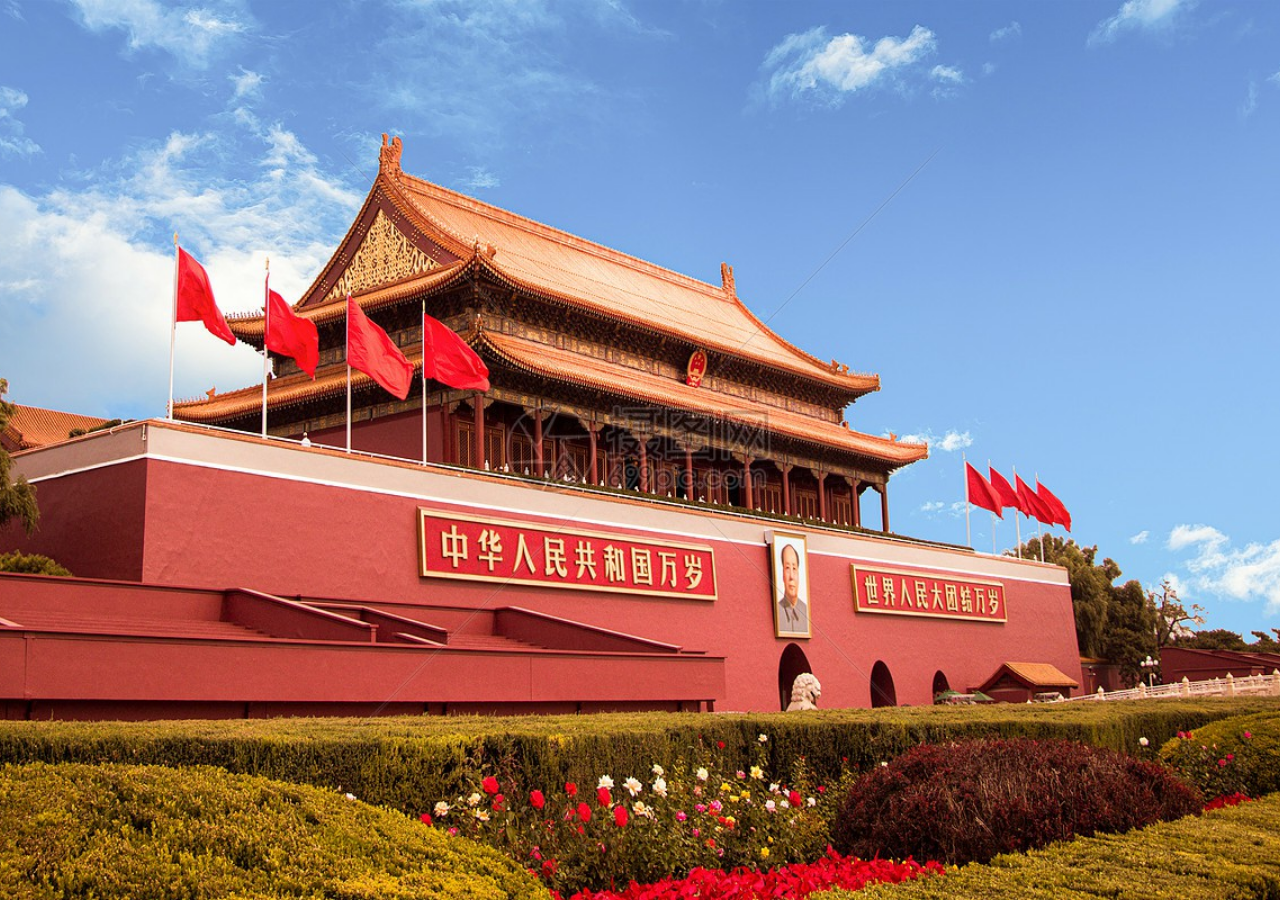
<file: html/login.html>
<!DOCTYPE html>
<html lang="en" dir="ltr">

<head>
    <meta charset="UTF-8">
    <meta name="viewport" content="width=device-width, initial-scale=1.0">
    <title>登录</title>
    <link rel="stylesheet" href="../css/login.css">
    <script src="../js/login/index.js"></script>
</head>

<body>
    <section>
        <div class="box">

            <div class="form">
                <img src="../images/_user.jpg" class="user" alt="">
                <h2>欢迎登录</h2>
                <form class="" action="index.html" method="get" >
                    <div class="inputBx input">
                        <input autocomplete="off" type="text" name="username" placeholder="账号" id="username" oninput="validation()" required autofocus>
                        <img src="../images/user.png" alt="">
                        <span class="action1"></span>
                        <span class="action2"></span>
                    </div>
                    <div class="inputBx input">
                        <input autocomplete="off" type="password" name="password" id="password" placeholder="密码" oninput="validation()" required>
                        <img src="../images/lock.png" alt="">
                        <span class="action1"></span>
                        <span class="action2"></span>
                    </div>
                    <div class="inputBx">
                        <input type="submit" name="submit" value="登录" id="submit" disabled>
                    </div>
                </form>
                <p><a href="./register.html">创建一个新账号</a></p>
            </div>

        </div>
    </section>

</body>

</html>
</file>
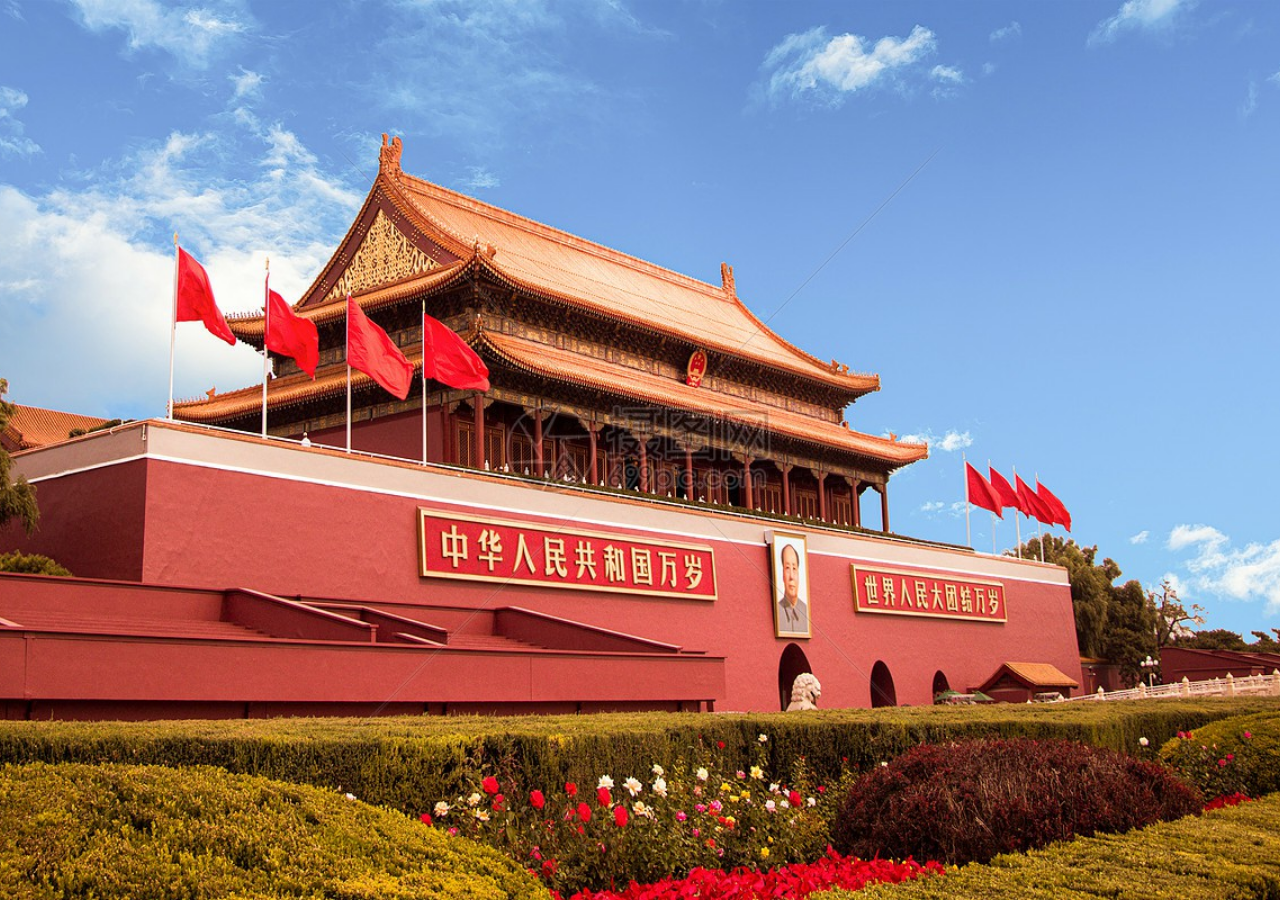
<file: html/personalCenter.html>
<!DOCTYPE html>
<html lang="en">

<head>
    <meta charset="UTF-8">
    <meta name="viewport" content="width=device-width, initial-scale=1.0">
    <title>个人中心</title>
    <link rel="stylesheet" type="text/css" href="../css/reset.css">
    <link rel="stylesheet" type="text/css" href="../css/main.css">
    <link rel="stylesheet" type="text/css" href="../css/pagination.css">
    <link rel="stylesheet" type="text/css" href="../css/main-phone.css">
    <link rel="stylesheet" type="text/css" href="../css/main-phone-personal.css">

    <script src="../js/personal_center/index.js"></script>
</head>

<body>
    <script type="module">
        import base from '../js/templates/base.js'
        import list from '../js/ranks/index_dom.js'
        import view_dom_main from '../js/personal_center/view_dom_main.js'

        document.querySelector("body").innerHTML = base(view_dom_main)

        async function loadScript(url) {
            return new Promise((resolve, reject) => {
                const script = document.createElement('script');
                script.src = url;
                script.type = "module"
                script.onload = resolve;
                script.onerror = reject;
                document.head.appendChild(script);
            });
        }

        await loadScript('../js/utils/pagination.js');
        await loadScript('../js/personal_center/resetList.js');
    </script>
</body>

</html>
</file>
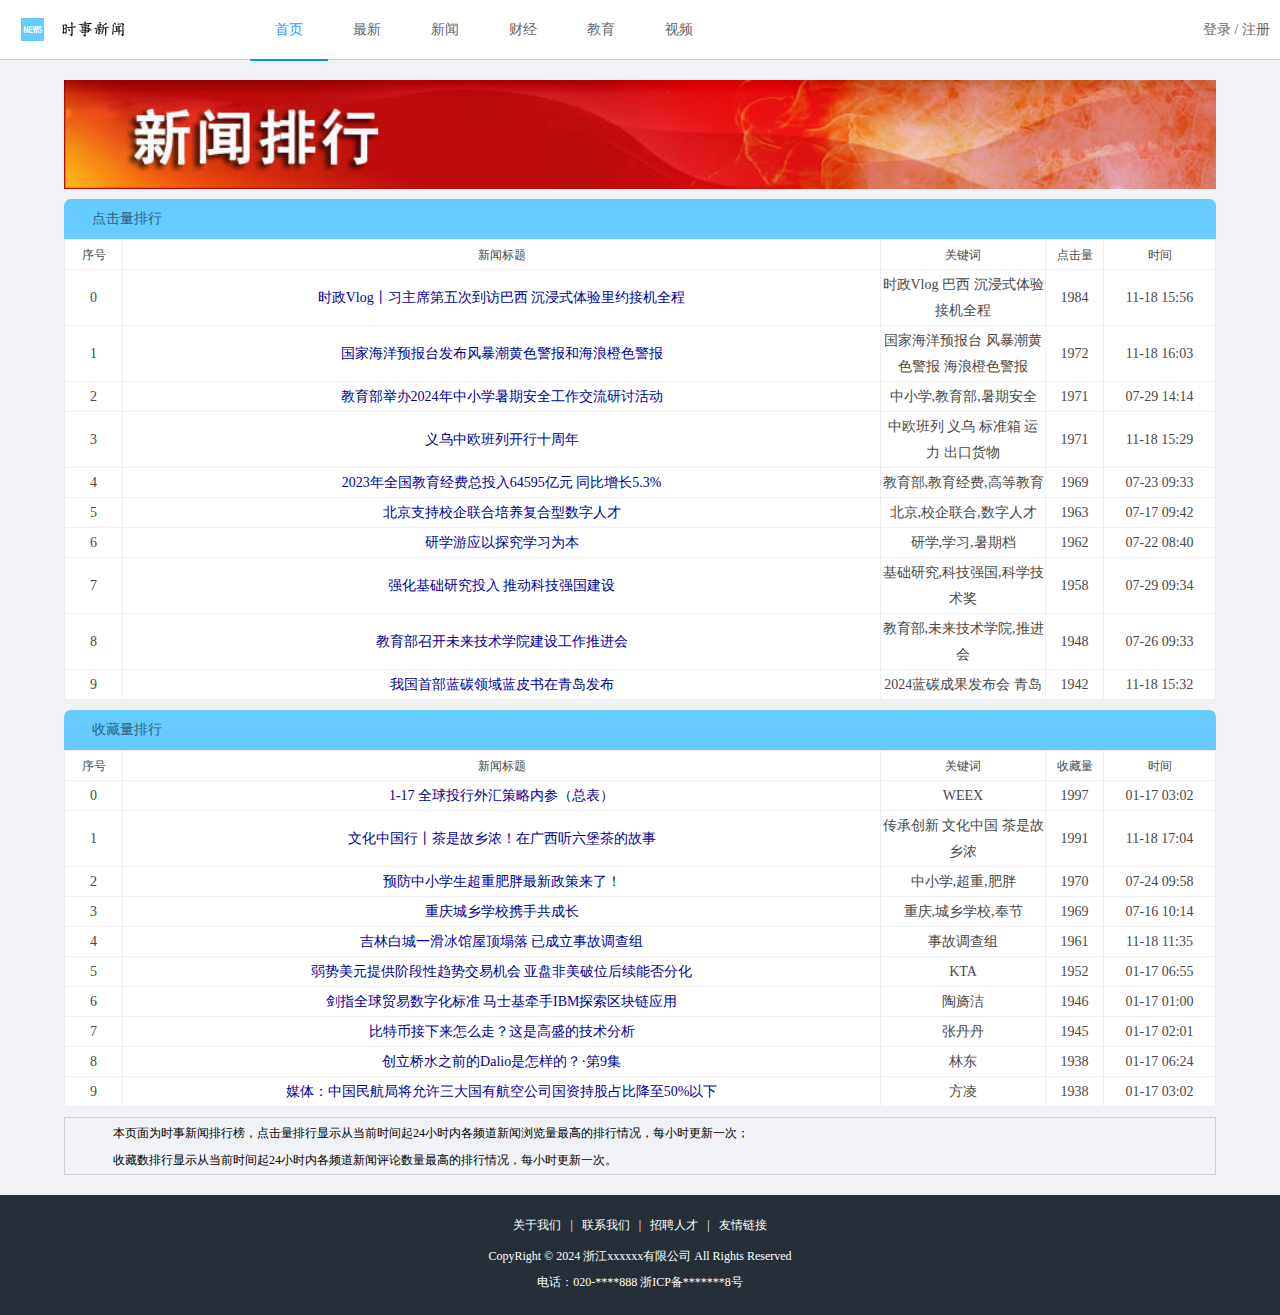
<file: html/ranks.html>
<!DOCTYPE html>
<html lang="en">

<head>
    <meta charset="UTF-8">
    <meta name="viewport" content="width=device-width, initial-scale=1.0">
    <link rel="stylesheet" type="text/css" href="../css/reset.css">
    <link rel="stylesheet" type="text/css" href="../css/main.css">
    <link rel="stylesheet" type="text/css" href="../css/main-phone.css">

    <title>热门新闻排行榜</title>
    <link rel="stylesheet" href="../css/ranks.css">
</head>

<body>
    <div class="conter_con">
        <img src="../images/ranks.jpg" width="100%" alt="">
        <div class="loopblk">
            <div class="title">
                <h2>点击量排行</h2>
            </div>
            <div class="Cons" id="Con11" style="display: block;">
                <table cellspacing="0">
                    <tbody>
                        <tr>
                            <th width="55">序号</th>
                            <th>新闻标题</th>
                            <th width="162">关键词</th>
                            <th width="55">点击量</th>
                            <th width="109">时间</th>
                        </tr>
                        <tr>
                            <td>1</td>
                            <td class="ConsTi"><a href="https://news.sina.com.cn/o/2024-11-19/doc-incwpyit2847808.shtml"
                                    target="_blank">酒店偷拍黑产调查：毫米级摄像头随便买，“只要钱到位，定制需求都可满足”</a></td>
                            <td>新京报</td>
                            <td>1000</td>
                            <td>11-19 08:40</td>
                        </tr>
                        <tr>
                            <td>2</td>
                            <td class="ConsTi"><a href="https://news.sina.com.cn/c/2024-11-18/doc-incwpcec3298004.shtml"
                                    target="_blank">董事长突然换人！80后继母上任</a></td>
                            <td>21世纪经济报道</td>
                            <td>1000</td>
                            <td>11-18 23:55</td>
                        </tr>
                        <tr>
                            <td>3</td>
                            <td class="ConsTi"><a href="https://news.sina.com.cn/c/2024-11-19/doc-incwnwwk6790543.shtml"
                                    target="_blank">浙江增速超广东，这些地方为何“最敢生”</a></td>
                            <td>新浪新闻综合</td>
                            <td>1000</td>
                            <td>11-19 07:16</td>
                        </tr>
                        <tr>
                            <td>4</td>
                            <td class="ConsTi"><a href="https://news.sina.com.cn/c/2024-11-18/doc-incwpceh6711037.shtml"
                                    target="_blank">中国女子开风俗店，强迫女同胞工作！其夫在逃</a></td>
                            <td>新浪新闻综合</td>
                            <td>1000</td>
                            <td>11-18 21:36</td>
                        </tr>
                        <tr>
                            <td>5</td>
                            <td class="ConsTi"><a href="https://news.sina.com.cn/c/2024-11-19/doc-incwqerw2998140.shtml"
                                    target="_blank">四个小时！被老虎咬伤村民在佳木斯完成手术</a></td>
                            <td>新浪新闻综合</td>
                            <td>1000</td>
                            <td>11-19 08:50</td>
                        </tr>
                        <tr>
                            <td>6</td>
                            <td class="ConsTi"><a href="https://news.sina.com.cn/w/2024-11-19/doc-incwpuaa3215994.shtml"
                                    target="_blank">美“政府效率部”领导人：一些联邦机构将被“彻底删除”</a></td>
                            <td>新浪新闻综合</td>
                            <td>1000</td>
                            <td>11-19 06:13</td>
                        </tr>
                        <tr>
                            <td>7</td>
                            <td class="ConsTi"><a href="https://news.sina.com.cn/c/2024-11-19/doc-incwpimz3176545.shtml"
                                    target="_blank">4万多张门票已抢光！2连胜后能赢日本吗？国足主帅：一切皆有可能！日本主帅：要忘掉7比0，好好分析中国队的战术</a></td>
                            <td>每日经济新闻</td>
                            <td>1000</td>
                            <td>11-19 00:29</td>
                        </tr>
                        <tr>
                            <td>8</td>
                            <td class="ConsTi"><a href="https://news.sina.com.cn/o/2024-11-18/doc-incwnwwi0182002.shtml"
                                    target="_blank">张文宏团队新发现为长新冠诊疗提供新思路，揭示长新冠背后免疫机制的共性和差异</a></td>
                            <td>第一财经网</td>
                            <td>1000</td>
                            <td>11-18 20:46</td>
                        </tr>
                        <tr>
                            <td>9</td>
                            <td class="ConsTi"><a href="https://news.sina.com.cn/o/2024-11-18/doc-incwpcef0073201.shtml"
                                    target="_blank">吉林白城滑冰馆屋顶塌落：投用至今不满5年，曾审计出多个问题</a></td>
                            <td>新京报</td>
                            <td>1000</td>
                            <td>11-18 23:13</td>
                        </tr>
                        <tr>
                            <td>10</td>
                            <td class="ConsTi"><a
                                    href="https://finance.sina.com.cn/wm/2024-11-18/doc-incwpcec3288854.shtml"
                                    target="_blank">西方承认：失败了</a></td>
                            <td>21世纪经济报道</td>
                            <td>1000</td>
                            <td>11-18 22:20</td>
                        </tr>
                    </tbody>
                </table>
                <!-- 列表 end -->

            </div>



        </div>
        <div class="loopblk">
            <div class="title">
                <h2>收藏数排行</h2>
            </div>
            <div class="Cons" id="Con11" style="display: block;">
                <table cellspacing="0" border>
                    <tbody>
                        <tr>
                            <th width="55">序号</th>
                            <th>新闻标题</th>
                            <th width="162">媒体</th>
                            <th width="55">收藏数</th>
                            <th width="109">时间</th>
                        </tr>
                        <tr>
                            <td>1</td>
                            <td class="ConsTi"><a href="https://news.sina.com.cn/o/2024-11-19/doc-incwpyit2847808.shtml"
                                    target="_blank">酒店偷拍黑产调查：毫米级摄像头随便买，“只要钱到位，定制需求都可满足”</a></td>
                            <td>新京报</td>
                            <td>1000</td>
                            <td>11-19 08:40</td>
                        </tr>
                        <tr>
                            <td>2</td>
                            <td class="ConsTi"><a href="https://news.sina.com.cn/c/2024-11-18/doc-incwpcec3298004.shtml"
                                    target="_blank">董事长突然换人！80后继母上任</a></td>
                            <td>21世纪经济报道</td>
                            <td>1000</td>
                            <td>11-18 23:55</td>
                        </tr>
                        <tr>
                            <td>3</td>
                            <td class="ConsTi"><a href="https://news.sina.com.cn/c/2024-11-19/doc-incwnwwk6790543.shtml"
                                    target="_blank">浙江增速超广东，这些地方为何“最敢生”</a></td>
                            <td>新浪新闻综合</td>
                            <td>1000</td>
                            <td>11-19 07:16</td>
                        </tr>
                        <tr>
                            <td>4</td>
                            <td class="ConsTi"><a href="https://news.sina.com.cn/c/2024-11-18/doc-incwpceh6711037.shtml"
                                    target="_blank">中国女子开风俗店，强迫女同胞工作！其夫在逃</a></td>
                            <td>新浪新闻综合</td>
                            <td>1000</td>
                            <td>11-18 21:36</td>
                        </tr>
                        <tr>
                            <td>5</td>
                            <td class="ConsTi"><a href="https://news.sina.com.cn/c/2024-11-19/doc-incwqerw2998140.shtml"
                                    target="_blank">四个小时！被老虎咬伤村民在佳木斯完成手术</a></td>
                            <td>新浪新闻综合</td>
                            <td>1000</td>
                            <td>11-19 08:50</td>
                        </tr>
                        <tr>
                            <td>6</td>
                            <td class="ConsTi"><a href="https://news.sina.com.cn/w/2024-11-19/doc-incwpuaa3215994.shtml"
                                    target="_blank">美“政府效率部”领导人：一些联邦机构将被“彻底删除”</a></td>
                            <td>新浪新闻综合</td>
                            <td>1000</td>
                            <td>11-19 06:13</td>
                        </tr>
                        <tr>
                            <td>7</td>
                            <td class="ConsTi"><a href="https://news.sina.com.cn/c/2024-11-19/doc-incwpimz3176545.shtml"
                                    target="_blank">4万多张门票已抢光！2连胜后能赢日本吗？国足主帅：一切皆有可能！日本主帅：要忘掉7比0，好好分析中国队的战术</a></td>
                            <td>每日经济新闻</td>
                            <td>1000</td>
                            <td>11-19 00:29</td>
                        </tr>
                        <tr>
                            <td>8</td>
                            <td class="ConsTi"><a href="https://news.sina.com.cn/o/2024-11-18/doc-incwnwwi0182002.shtml"
                                    target="_blank">张文宏团队新发现为长新冠诊疗提供新思路，揭示长新冠背后免疫机制的共性和差异</a></td>
                            <td>第一财经网</td>
                            <td>1000</td>
                            <td>11-18 20:46</td>
                        </tr>
                        <tr>
                            <td>9</td>
                            <td class="ConsTi"><a href="https://news.sina.com.cn/o/2024-11-18/doc-incwpcef0073201.shtml"
                                    target="_blank">吉林白城滑冰馆屋顶塌落：投用至今不满5年，曾审计出多个问题</a></td>
                            <td>新京报</td>
                            <td>1000</td>
                            <td>11-18 23:13</td>
                        </tr>
                        <tr>
                            <td>10</td>
                            <td class="ConsTi"><a
                                    href="https://finance.sina.com.cn/wm/2024-11-18/doc-incwpcec3288854.shtml"
                                    target="_blank">西方承认：失败了</a></td>
                            <td>21世纪经济报道</td>
                            <td>1000</td>
                            <td>11-18 22:20</td>
                        </tr>
                    </tbody>
                </table>
            </div>
        </div>
        <div class="bottom">
            本页面为时事新闻排行榜，点击量排行显示从当前时间起24小时内各频道新闻浏览量最高的排行情况，每小时更新一次；<br>
            收藏数排行显示从当前时间起24小时内各频道新闻评论数量最高的排行情况，每小时更新一次。
        </div>
    </div>
    <script type="module">
        import base from '../js/templates/base.js'
        import list from '../js/ranks/index_dom.js'
        console.log(list);
        document.querySelector("body").innerHTML = base(list)
    </script>
</body>

</html>
</file>
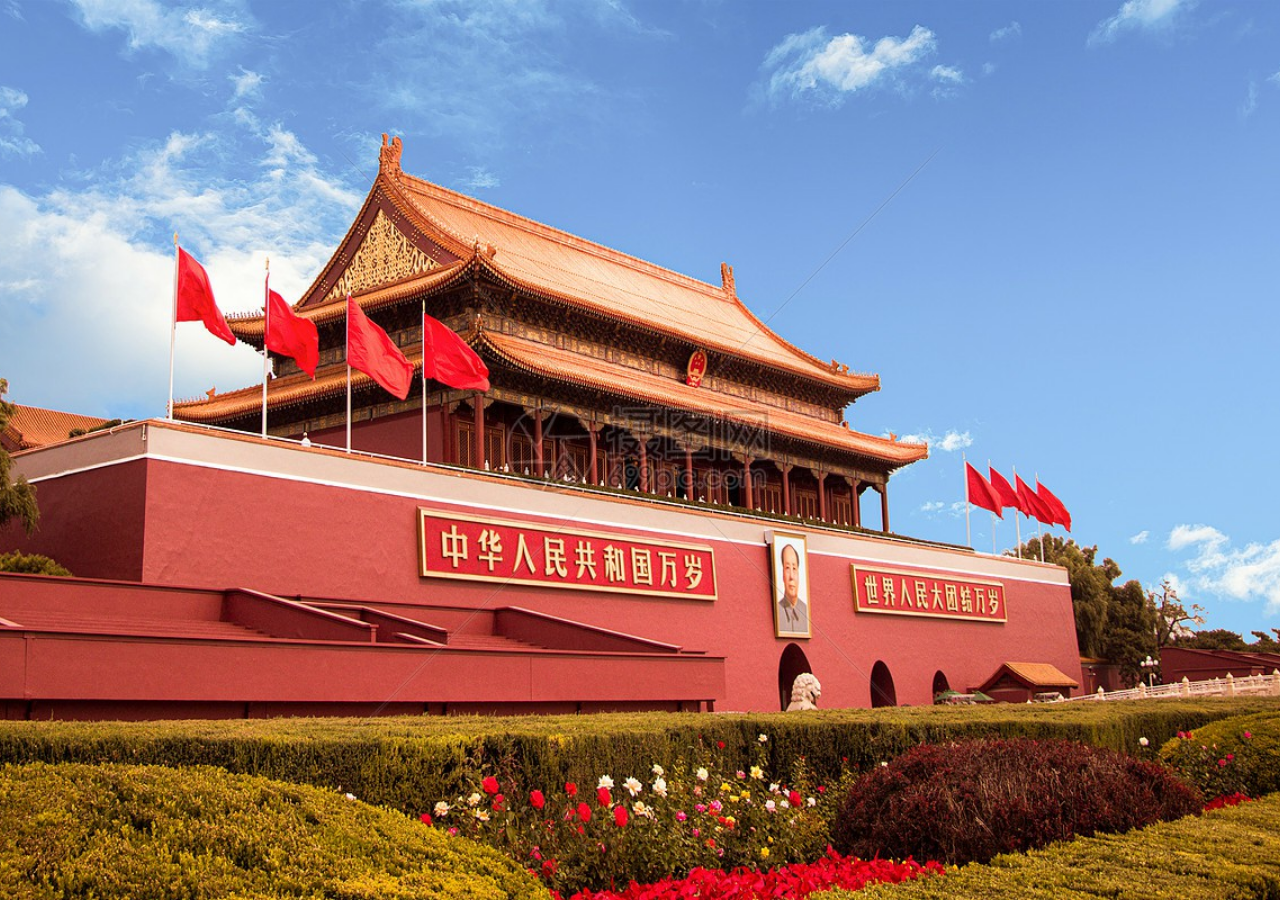
<file: html/register.html>
<!DOCTYPE html>
<html lang="en" dir="ltr">

<head>
    <meta charset="UTF-8">
    <meta name="viewport" content="width=device-width, initial-scale=1.0">
    <title>登录</title>
    <link rel="stylesheet" href="../css/register.css">
    <script src="../js/register/index.js"></script>
</head>

<body>
    <section>
        <div class="box">
            <div class="form">
                <img src="../images/_user.jpg" class="user" alt="">
                <h2>欢迎注册</h2>
                <form class="" action="index.html" method="get" >
                    <div class="inputBx input">
                        <input autocomplete="off" type="text" name="username" placeholder="账号" id="username" oninput="validation()" required autofocus>
                        <img src="../images/user.png" alt="">
                        <span class="action1"></span>
                        <span class="action2"></span>
                    </div>
                    <div class="inputBx input">
                        <input autocomplete="off" type="password" name="password" id="password" placeholder="密码" oninput="validation()" required>
                        <img src="../images/lock.png" alt="">
                        <span class="action1"></span>
                        <span class="action2"></span>
                    </div>
                    <div class="inputBx input">
                        <input autocomplete="off" type="password" name="password2" id="password2" placeholder="重复输入密码" oninput="validation()" required>
                        <img src="../images/lock.png" alt="">
                        <span class="action1"></span>
                        <span class="action2"></span>
                    </div>
                    <div class="inputBx">
                        <input type="submit" name="submit" value="注册" id="submit" disabled>
                    </div>
                </form>
                <p><a href="./login.html">去登录</a></p>
            </div>

        </div>
    </section>

</body>

</html>
</file>
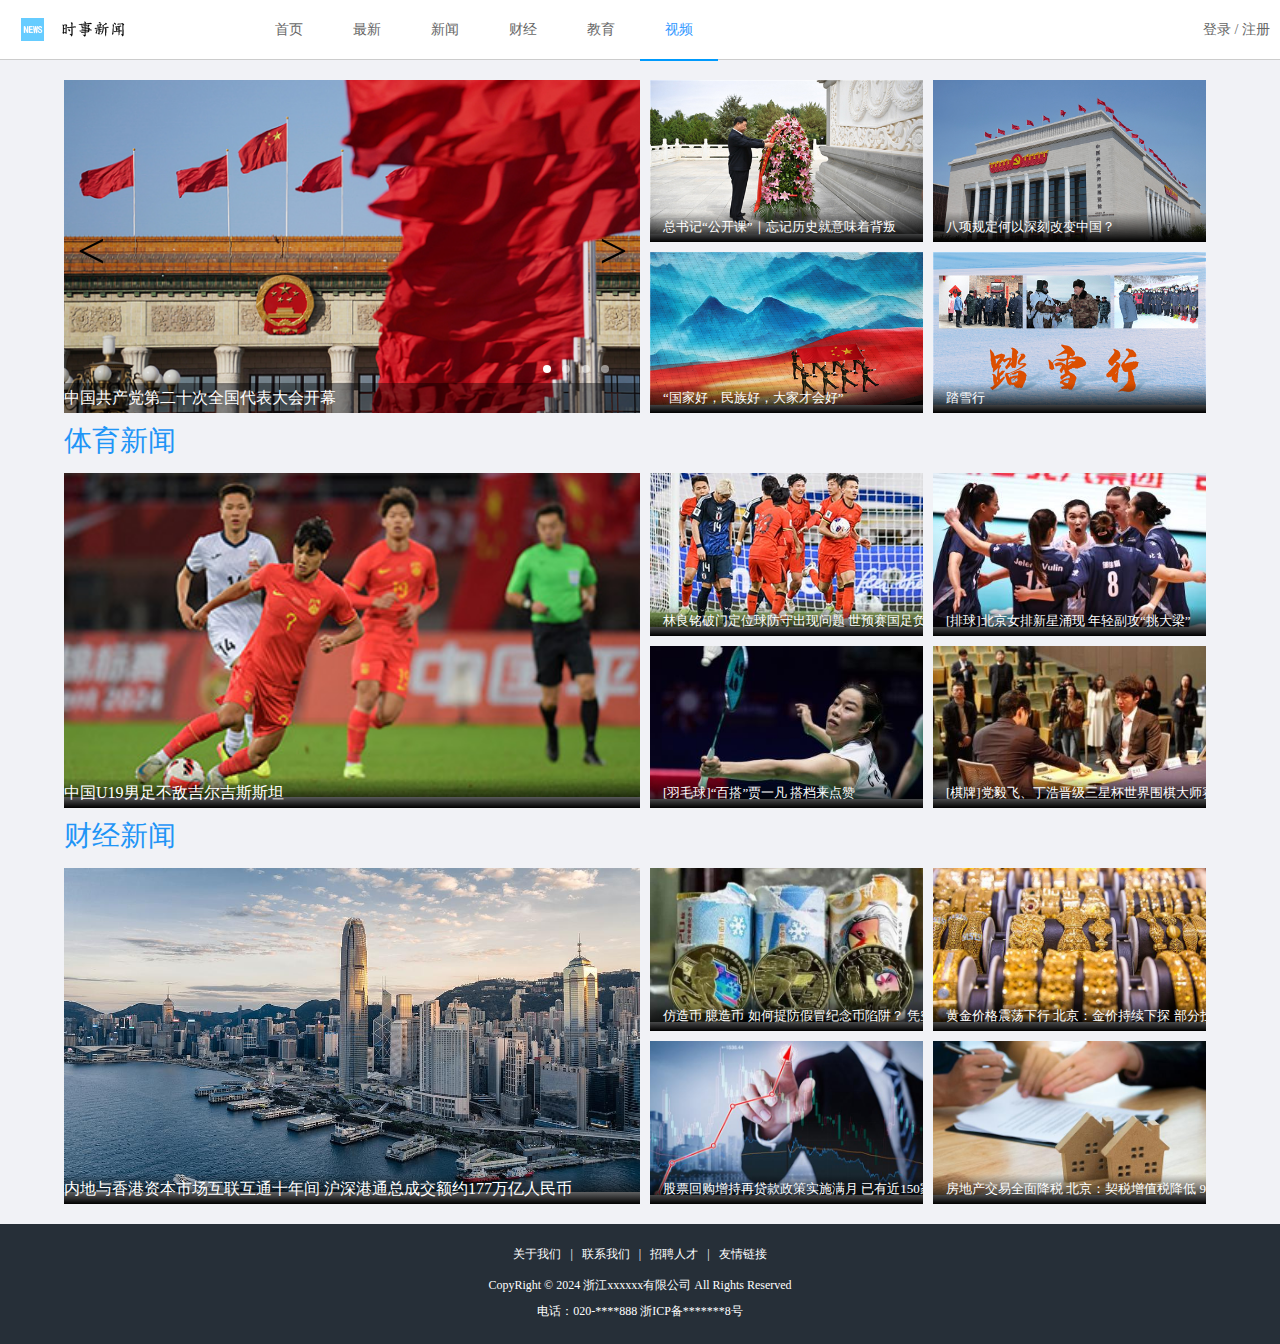
<file: html/video.html>
<!DOCTYPE html>
<html lang="en">

<head>
    <meta charset="UTF-8">
    <meta name="viewport" content="width=device-width, initial-scale=1.0">
    <title>时事视频</title>
    <link rel="stylesheet" type="text/css" href="../css/reset.css">
    <link rel="stylesheet" type="text/css" href="../css/main.css">
    <link rel="stylesheet" type="text/css" href="../css/video.css">
    <link rel="stylesheet" type="text/css" href="../css/main-phone.css">
    <link rel="stylesheet" type="text/css" href="../css/main-phone-video.css">
</head>

<body>
    <script type="module">
        import base from '../js/templates/base.js'
        import video_dom from '../js/video/index.js'
        document.querySelector("body").innerHTML = base(video_dom)
    </script>
</body>

</html>
</file>
<file: css/login.css>
* {
    margin: 0;
    padding: 0;
    box-sizing: border-box;
    font-family: "Poppins", sans-serif;
}

section {
    display: flex;
    justify-content: center;
    align-items: center;
    min-height: 100vh;
    min-width: 100vw;
    scroll-behavior: smooth;
}

section::before {
    content: '';
    display: block;
    position: fixed;
    left: 0;
    right: 0;
    top: 0;
    bottom: 0;
    z-index: -5;
    background: url("../images/login_bg2.jpg");
    background-position: center;
    background-size: cover;
    background-repeat: no-repeat;
    animation: changeBackground 15s infinite;
}

@keyframes changeBackground {
    0% {
        background-image: url("../images/login_bg1.jpg");
        transform: scale(1) translate(0, 0);
    }

    10% {
        transform: scale(1.5) translate(-10%, 10%);
    }

    33.33% {
        background-image: url("../images/login_bg2.jpg");
        transform: scale(1) translate(0, 0);
    }

    43.33% {
        transform: scale(1.5) translate(10%, -10%);
    }

    66.66% {
        background-image: url("../images/login_bg3.jpg");
        transform: scale(1) translate(0, 0);
    }

    76.66% {
        transform: scale(1.5) translate(-10%, -10%);
    }

    100% {
        background-image: url("../images/login_bg1.jpg");
        transform: scale(1) translate(0, 0);
    }
}

.box {
    position: relative;
    padding: 50px;
    padding-top: 0px;
    width: 360px;
    height: 480px;
    display: flex;
    transform: translateY(-800px);
    justify-content: center;
    align-items: center;
    border-radius: 6px;
    box-shadow: 0 5px 35px rgba(0, 0, 0, 0.2);
    animation: appare .8s linear;
    animation-iteration-count: 1;
    animation-direction: normal;
    animation-fill-mode: forwards;
    backdrop-filter: blur(10px);
}

@keyframes appare {
    0% {
        transform: translateY(-800px);
    }

    40% {
        transform: translateY(0px);
    }

    55% {
        transform: translateY(-80px);
    }

    70% {
        transform: translateY(0px);
    }

    85% {
        transform: translateY(-40px);
    }

    100% {
        transform: translateY(0px);
    }
}

.box::after {
    content: "";
    position: absolute;
    top: 5px;
    left: 5px;
    right: 5px;
    bottom: 5px;
    border-radius: 5px;
    pointer-events: none;
    background: linear-gradient(to bottom, rgba(255, 255, 255, 0.3) 0%, rgba(255, 255, 255, 0.1) 15%, transparent 50%, transparent 85%, rgba(255, 255, 255, 0.3) 100%);
}

.box .form {
    position: relative;
    width: 100%;
}

.box .form h2 {
    color: white;
    font-weight: 600;
    letter-spacing: 2px;
    margin-bottom: 30px;
    text-align: center;
    position: relative;
    top: -20px;
}

.box .form .inputBx {
    position: relative;
    width: 100%;
    margin-bottom: 20px;
}

.box .form .inputBx input {
    width: 100%;
    outline: none;
    border: 1px solid rgba(255, 255, 255, 0.2);
    background: transparent;
    padding: 8px 10px;
    padding-left: 35px;
    border-radius: 6px;
    color: white;
    font-size: 16px;
    font-weight: 300;
    box-shadow: inset 0 0 25px rgba(0, 0, 0, 0.2);
}

.box .form .inputBx input ::placeholder {
    color: white;
}

.box .form .inputBx input[type="submit"] {
    background: white;
    color: black;
    max-width: 150px;
    padding: 8px 24px;
    box-shadow: none;
    font-weight: 700;
    letter-spacing: 1px;
    cursor: pointer;
    font-size: 14px;
    box-sizing: border-box;
}

.box .form .input {
    overflow: hidden;
    color: white;
}
.box .form .input .action1{
    position: absolute;
    top: 0;
    left: 0;
    width: 100%;
    height: 2px;
    background: linear-gradient(90deg, transparent, #03e9f4);
    display: none;
}

.box .form .input .action2{
    position: absolute;
    bottom: 0;
    right: -100%;
    width: 100%;
    height: 2px;
    background: linear-gradient(270deg, transparent, #03e9f4);
    display: none;
}
.box .form .inputBx input[type="text"]:focus ~ .action1,
.box .form .inputBx input[type="password"]:focus ~ .action1
{
    animation: animate1 2s linear infinite;
    display: block;
}


.box .form .inputBx input[type="text"]:focus ~ .action2, 
.box .form .inputBx input[type="password"]:focus ~ .action2 
{
    animation: animate3 2s linear infinite;
    animation-delay: 0.5s;
    display: block;
}

@keyframes animate1 {
    0% {
        left: -100%;
    }

    50%,
    100% {
        left: 100%;
    }
}


@keyframes animate3 {
    0% {
        right: -100%;
    }

    50%,
    100% {
        right: 100%;
    }
}


.box .form .inputBx input[type="text"],
.box .form .inputBx input[type="password"] {
    position: relative;
}

.box .form .inputBx input[type="text"]::placeholder,
.box .form .inputBx input[type="password"]::placeholder {
    color: white;
}


.box .form .inputBx input[type="submit"]:disabled {
    background: rgb(175, 175, 175);
    color: white;
    font-weight: 300;
    letter-spacing: 1px;
    cursor: not-allowed;
    font-size: 14px;
}

.box .form .inputBx img {
    position: absolute;
    top: 10px;
    left: 10px;
    transition: scale(0.7);
    filter: invert(1);
}

.remeber {
    position: relative;
    display: inline-block;
    color: white;
    font-weight: 300;
    margin-bottom: 10px;
    cursor: pointer;
}

.box .form p {
    color: white;
    font-weight: 300;
    font-size: 15px;
    margin-top: 5px;
}

.box .form a {
    color: white;
}

.box .form a:hover {
    color: purple;
}

@media screen and (max-width: 400px) {
    .box {
        padding: 20px;
        width: 310px;
        height: 420px;
    }
}

.user {
    width: 100px;
    height: 100px;
    border-radius: 50%;
    display: block;
    position: relative;
    top: -70px;
    filter: grayscale(1);
    margin: auto;
    box-shadow: 0 5px 35px rgba(0, 0, 0, 0.2);
    border: 5px solid rgba(255, 255, 255, 0.1);
}
.box .form a:hover{
    color: #fff;
}
</file>
<file: css/main.css>
body{
    background:#f1f2f6;
    font-family:'Microsoft YaHei';
}
.header_con{
    height:59px;
    background:#fff;
    border-bottom:1px solid #ccc;
}
.header{
    width:calc(100vw - 20px);
    height:59px;
    margin:0px auto;
}
.header .details{
    display: none;
}

.logo{
    width:140px;
    height:33px;
    margin-top:13px;
}

.menu{
    width: 60%;
    max-width:600px;
    height:59px;
    margin-left:100px;
}

.menu li{
    height:59px;
    float:left;
}

.menu .active{
    border-bottom:2px solid #009afc;
}

.menu .active a{
    color:#39f;
}

.menu li a{
    display:block;
    line-height:59px;
    padding:0px 25px;
    font-size:14px;
    color:#666;
}

.menu li a:hover{
    color:#39f;
}

.user_btns{
    line-height:59px;
    font-size:14px;
    color:#666
}

.user_btns a{
    color:#666;
}

.user_btns a:hover{
    color:#39f;
}

.user_login{
    height:30px;
    overflow: hidden;
    margin-top:15px;
    display:block;    
}

.user_login img{
    float:left;
    width:30px;
    height:30px;
    border-radius:15px;
}

.user_login a{
    float:left;
    font-size:14px;
    margin-left:10px;
    color:#39f;
    line-height:30px;
}

.conter_con{
    width: 90vw;
    overflow:hidden;
    margin:20px auto 0;
    display: flex;
    justify-content: center;
}

.list_con{
    width:60%;    
    max-width: 1200px;
}

.list_con li{
    background:#fff;
    height:168px;
    border:1px solid #ececee;
    overflow:hidden;
    margin-bottom:12px;
    display: flex;

}
.list_con li .news_msg{
    display: flex;
    flex-direction: column;
    width: calc(100% - 168px);
}

.list_con .news_pic{
    height:100%;
    aspect-ratio: 1 / 1;
    position: relative;
}

.list_con .news_pic img{
    position: absolute;
    left: 0;
    top: 0;
    width:100%;
    height:100%;
    object-fit: cover;
}

.list_con .news_title{
    width:90%;
    height:18px;
    margin:16px 0 0 16px;
    font-size:18px;
    line-height:18px;
    color:#000;
    overflow: hidden;
    white-space: nowrap;
    text-overflow: ellipsis;
}



.list_con .news_title:hover{
    color:#39f;
}

.list_con .news_detail{
    width:90%;
    height:88px;
    overflow: hidden;
    margin:10px 0 0 16px;
    font-size:14px;
    line-height:23px;
    color:#666;
}

.author_info{
    width:90%;
    height:20px;
    margin-left:16px;
}

.author img{
    float:left;
}

.author a{
    float:left;
    font-size:12px;
    color:#333;
    line-height:20px;
    margin-left:5px;
}
.author a:hover{
    color:#39f;
}

.source{
    float:left;
    line-height:20px;
    font-size:12px;
    color:#999;
    margin-right:15px;
}

.time{
    float:left;
    line-height:20px;
    font-size:12px;
    text-indent:20px;
    color:#999;
    background:url(../images/clock.png) left center no-repeat;
}

.rank_con{
    width:calc(40% - 2em);
    margin-left: 2em;
    max-width: 363px;
    border:1px solid #ececee;
}
.card_list_con{
    width:760px;
    overflow:hidden;
    margin-left:10px;    
}

.card_list{
    width:300px;
    margin:20px;
    float:left;
}

.author_card{
    background:#fff;
    margin-bottom:10px;
    overflow: hidden;
    padding:20px;
}

.author_pic{
    float:left;
    width:60px;
    height:60px;    
}
.author_pic img{
    width:60px;
    height:60px;
    border-radius:30px;
}
.author_name{
    float: left;
    color:#333;
    font-size:22px;
    line-height:60px;
    margin-left:16px;
}
.author_name:hover{
    color:#1482f0;
}

.author_resume{
    width:100%;
    float: left;
    font-size:13px;
    color:#666;
    margin-top:10px;
}

.writings,.follows{
    float: left;
    margin:20px 30px 0 0;
}

.writings span,.follows span{
    display: block;
    font-size:12px;
    color:#999;    
}

.writings b,.follows b{
    display: block;
    font-weight:normal;
    font-size:18px;
    color:#333;    
}

.rank_title{
    height:53px;
    background:#fff;
    border-bottom:1px solid #ececee;
    display: flex;
    position: relative;
}

.rank_title h3:first-child{
    line-height:53px;
    font-size:14px;
    color:#000;
    text-indent:52px;
    background:url(../images/hit_icon.png) 20px center no-repeat;
}

.rank_title h3{
    line-height:53px;
    font-size:14px;
    color:#999;
    text-indent:52px;
    /* 访问过a标签选择器 */
    >a{
        color: #666;
    }
    >a:visited{
        color: #666;
    }
    >a:hover{
        color: #009afc;
    }
}

.rank_title h3:last-child{
    position: absolute;
    right: 20px;
}


.rank_list{
    background:#fff;
}

.rank_list li{
    max-width:316px;
    width: 95%;
    margin:0px auto;
    border-bottom:1px solid #ececee;
    padding:18px 0px;
    overflow:hidden;
    display: flex;
}

.rank_list li span{
    float:left;
    width:19px;
    height:19px;
    line-height:19px;
    text-align:center;
    border-radius:2px;
    margin-right:11px;
    color:#1482f0;
}

.rank_list li a{
    float:left;
    width:286px;
    font-size:14px;
    color:#333;
}

.rank_list li a:hover{
    color:#39f;
}

.rank_list li .first{
    background: #f33;
    color:#fff;
}

.rank_list li .second{
    background:#ff722b;
    color:#fff;
}

.rank_list li .third{
    background:#fa3;
    color:#fff;
}

.footer{
    margin-top:20px;
    background:#262F38;
    overflow:hidden;
}
.footer_links{
    text-align:center;
    margin-top:20px;
}

.footer_links a,.footer_links span{
    color:#fff;
    font-size:12px;

}

.footer_links span{
    margin:0 5px;
}

.copyright{
    text-align:center;
    font-size:12px;
    color:#fff;
    line-height:26px;
    margin-top:9px;
    margin-bottom:20px;
}


.login_form_con,.register_form_con{
    display:none;
}


.login_form,.register_form{
    width:350px;
    height:400px;
    position:fixed;
    background:#fff;
    border-radius:5px;
    left:50%;
    top:50%;
    margin-left:-175px;
    margin-top:-200px;
    z-index:9999;
}

.register_form{
    height:440px;
    margin-top:-250px;
}

.mask{
    position:fixed;
    width:100%;
    height:100%;
    background:#000;
    opacity:0.3;
    filter:alpha(opacity=30);
    left:0px;
    top:0px;
    z-index:9998;
}

.login_title,.register_title{
    height:72px;
    border-bottom:1px solid #dcdcdc;
    position:relative;
}
.login_title h3,.register_title h3{
    line-height:72px;
    text-align:center;
    font-size:18px;
    color:#1482f0;
}

.login_title a,.register_title a{
    width:16px;
    height:16px;
    background:url(../images/shutoff.png) left top no-repeat;
    font-weight:normal;
    color:#999;
    position:absolute;
    right:20px;
    top:30px;
}

.login_title a:hover,.register_title a:hover{
    background:url(../images/shutoff.png) right top no-repeat;
}

.form_group{
    width:310px;
    height:50px;
    border-bottom:1px solid #ebebeb;
    margin:23px auto 0;
    position:relative;
}

.form_group2{
    width:310px;
    margin:20px auto 0;
    font-size:12px;
    color:#999;
    position:relative;
}

.register_form .form_group{
    margin:15px auto 0;
}

.register_form .input_sub{
    margin:30px auto 0;
}

.form_group .error_tip,.form_group2 .error_tip{
    position:absolute;
    font-size:12px;
    color:#f00;
    left: auto;
    right:0px;
    top: auto;
    bottom:-20px;
    display:none;
}

.form_group2 input,.form_group2 p{
    float:left;
}

.form_group2 input{
    margin:2px 10px 0 0;
}

.form_group .get_code{
    position:absolute;
    right:0px;
    top:20px;
    color:#70b7f9;
    font-size:12px;
}

.form_group .get_pic_code{
    position:absolute;
    width:80px;
    height:30px;
    right:0px;
    top:10px;
}

.form_group .get_code:hover{
    color:#1482f0;
}

.register_form .code_pwd{
    width:200px;
}

.hotline{
    border-bottom:1px solid #2185ed;
}

.form_group input{
    width:310px;
    height:44px;
    border:0px;
    outline:none;
    position:absolute;
    left:0;
    bottom:0;
}

.form_group .input_tip{
    position:absolute;
    left:0;
    top:22px;
    width:110px;
    line-height:14px;
    font-size:14px;
    color:#999;
}

.input_sub{
    display:block;
    width:50%;
    height:40px;
    background:#1482f0;
    border:0px;
    color:#fff;
    font-size:14px;
    margin:50px auto 0;
    border-radius:4px;
    cursor:pointer;
}

.input_sub:hover{
    background:#4d9df1;
}



.down_link{
    text-align:center;
    font-size:12px;
    color:#999;
    margin-top:30px;
}

.down_link a{
    color:#70b7f9;
}

.down_link a:hover{
    color:#1482f0;
}

.register_form .down_link{
    margin-top:20px;
}


.detail_con{
    width:778px;
    padding:20px;
    overflow:hidden;
    background:#fff;
    border:1px solid #ececee;
}

.detail_con h3{
    font-size:30px;
    line-height:45px;
}

.detail_about{
    margin:10px 0;
    border-bottom:1px solid #ebebeb;
    padding:10px 0;
}

.time_souce{
    color:#999;
    font-size: 12px;
    text-indent:20px;
    background:url(../images/clock.png) left center no-repeat;
}

.comment{
    color:#999;
    font-size: 12px;
    text-indent:20px;
    background:url(../images/comment_icon.png) left center no-repeat;
}

.summary{
    letter-spacing: .5px;
    text-align: justify;
    background:#f0f2f5;
    font-size:16px;
    line-height:28px;
    padding:15px 25px;
    margin-top:30px;
    position:relative;
}

.detail_con .summary:before{
    position:absolute;
    left:5px;
    top:5px;
    content:"『";
}

.detail_con .summary:after{
    position:absolute;
    right:5px;
    bottom:5px;
    content:"』";
}

.detail_con h4{
    font-size: 18px;
    font-weight: 700;
    color: #1478f0;
    border-left: 5px solid #1478f0;
    padding-left: 10px;
    margin:30px 0
}

.detail_con p{
    font-size: 16px;
    line-height: 28px;
    margin-bottom: 30px;
    text-align: justify
}


.collection{
    display:inline-block;;
    width:98px;
    line-height:34px;
    text-indent:45px;
    border:1px solid #3791ef;
    color:#3791ef;
    border-radius:4px;
    font-size:14px;
    margin:0px 5px;
    background:url(../images/collect_icons.png) 21px 7px no-repeat;
    overflow:hidden;
}

.block-center {
    display: block;
    margin: 0 auto;
}


.collection:hover{
    background:url(../images/collect_icons.png) 21px -33px no-repeat;
}


.focus{
    display:inline-block;;
    width:98px;
    line-height:34px;
    text-indent:45px;
    border:1px solid #f80;
    color:#f80;
    border-radius:4px;
    font-size:14px;
    /*margin:0px 5px;*/
    background:url(../images/focus_icons.png) 21px 7px no-repeat;
    overflow: hidden;
}


.focus:hover{
    background:url(../images/focus_icons.png) 21px -33px no-repeat;
}


.collected{
    /*display:inline-block;*/
    width:100px;
    height:36px;
    color:#666;
    border-radius:4px;
    font-size:14px;
    /*margin:0px 5px;*/
    background:url(../images/collect_icons.png) 15px -73px no-repeat #e6e6e6;
    position:relative;
    overflow:hidden;
}

.collected:hover{
    background-position:10px -73px;
}

.collected .out{
    position:absolute;
    left:40px;
    top:8px;
}

.collected:hover .out{
    left:40px;
    top:35px;
}

.collected .over{
    position:absolute;
    left:40px;
    top:35px;
}

.collected:hover .over{
    left:33px;
    top:8px;
}



.focused{
    display:inline-block;;
    width:100px;
    height:36px;
    color:#666;
    border-radius:4px;
    font-size:14px;
    /*margin:0px 5px;*/
    background:url(../images/focus_icons.png) 15px -73px no-repeat #e6e6e6;
    position:relative;
    overflow:hidden;
}

.focused:hover{
    background-position:10px -73px;
}

.focused .out{
    position:absolute;
    left:40px;
    top:8px;
}

.focused:hover .out{
    left:40px;
    top:35px;
}

.focused .over{
    position:absolute;
    left:40px;
    top:35px;
}

.focused:hover .over{
    left:33px;
    top:8px;
}




.comment_form_logout{
    border:1px solid #e3e8ee;
    width:756px;
    border-radius:4px;
    padding:15px 10px;
    outline:none;
    font-size:16px;
    color:#e3e8ee;
    margin-top:50px;
}


.comment_form{
    margin-top:50px;
    overflow:hidden;
}

.comment_form .person_pic{
    float:left;
    width:40px;
    height:40px;
}

.comment_form img{
    width:40px;
    height:40px;
    border-radius:20px;
}

.comment_form .comment_input{
    float:left;
    width:690px;
    height:60px;
    margin-left:20px;
    border-radius:4px;
    padding:10px;
    outline:none;
    border:1px solid #2185ed;
    resize:none ;
}

.comment_form .comment_sub{
    float:right;
    width:58px;
    height:28px;
    border:1px solid #2185ed;
    background:#fff;
    border-radius:4px;
    margin:10px 7px 0 0;
    cursor:pointer;
}

.comment_form .comment_sub:hover{
    background:#2185ed;
    color:#fff;
}

.comment_count{
    font-size: 16px;
    color: #333;
    border-bottom: 1px solid #ebebeb;
    padding: 12px 0
}


.comment_list{
    border-bottom:1px solid #ebebeb;
    overflow:hidden;
    margin-top:15px;
    padding-bottom:15px;
}


.comment_list .person_pic{
    width:40px;
    height:40px;
    float:left;
}

.comment_list .person_pic img{
    width:40px;
    height:40px;
    border-radius:20px;
}

.user_name{
    width:690px;
    font-size: 14px;
    font-weight: 700;
    line-height: 20px;
    color: #333;
    margin-left:20px;
}

.comment_text{
    width:718px;
    font-size: 14px;
    line-height: 20px;
    color: #333;
    margin:5px 0 0 20px;
}

.comment_time{
    font-size:12px;
    color:#999;
    margin:10px 0 0 60px;
}

.comment_up{
    font-size:12px;
    color:#999;
    text-indent:20px;
    margin:10px 0 0 20px;
    background:url(../images/zan_icon.png) left top no-repeat;
}

.has_comment_up{
    font-size:12px;
    color:#999;
    text-indent:20px;
    margin:10px 0 0 20px;
    background:url(../images/zan_icon.png) left bottom no-repeat;
}



.comment_reply{
    font-size:12px;
    color:#999;
    text-indent:20px;
    margin:10px 0 0 20px;
    background:url(../images/reply_icon.png) left center no-repeat;
}


.reply_text_con{
    width:698px;
    padding:10px;
    background:#fafafa;
    margin:10px 0 0 60px;
}

.reply_text_con .user_name2{
    font-size:12px;
    font-weight:bold;
    color:#000;
    margin-bottom:5px;
}

.reply_text_con .reply_text{
    color:#666;
    font-size:12px;
}

.reply_form{
    width:718px;
    overflow:hidden;
    margin:10px 0 0 60px;
    display:none;
}

.reply_input{
    float:left;
    width:692px;
    height:30px;
    border-radius:4px;
    padding:10px;
    outline:none;
    border:1px solid #2185ed;
}

.reply_sub,.reply_cancel{
    width:40px;
    height:23px;
    background:#76b6f4;
    border:0px;
    border-radius:2px;
    color:#fff;
    margin:10px 5px 0 10px;
    cursor:pointer;
}

.reply_cancel{
    background:#fff;
    color: #909090;
}


.user_con{
    max-width:778px;
    width: 60%;
    min-height:660px;
    margin-left: 2em;
    padding:20px;
    overflow:hidden;
    background:#f9f9f9;
    border:1px solid #ececee;
}

.main_frame{
    width:778px;
    min-height:660px;
}

.inframe_body{
    background:#f9f9f9;
}

.user_menu_con{
    max-width:308px;
    width: 40%;
    height:600px;
    background:#fff;
    border:1px solid #ececee;
    margin:100px 0 0 50px;
    position:relative;
}

.user_center_pic{
    width:198px;
    height:198px;
    position:absolute;
    left: 0;
    right: 0;
    margin: 0 auto;
    top:-100px;
}

.user_center_pic img{
    width:198px;
    height:198px;
    border-radius:99px;
}

.user_center_name{
    text-align:center;
    margin-top:120px;
    font-size:18px;
}

.option_list{
    width:268px;
    margin:20px auto 0;
}

.option_list li{
    text-align:center;
    border-bottom:1px solid #ededed;
}

.option_list li a{
    line-height:50px;
    font-size:14px;
    color:#333;
}

.option_list .active a{
    color:#39f;
}

.option_list li a:hover{
    color:#39f;
}

.user_con h3{
    font-size: 18px;
    padding: 10px 20px;
    color: #9698a5;
    border-bottom:1px solid #ededed;
}

.base_info,.pic_info,.type_info,.pass_info,.my_collect,.release_form,.news_list{
    width:700px;
    margin:0px auto;
}
.base_info{
    width: 100%;
}

.common_title,.base_info h3,.pic_info h3,.type_info h3,.pass_info h3,.my_collect h3,.release_form h3,.news_list h3{
    font-size: 18px;
    padding: 10px 20px;
    color: #9698a5;
    border-bottom:1px solid #ededed;
}


.pass_info,.release_form{
    position: relative;
}
.pass_info{
    display: flex;
    flex-direction: column;
    justify-content: center;
}

.error_tip{
    position:absolute;
    left:178px;
    top:228px;
    color:#f00;
    font-size:13px;
    display:none;
}

.error_tip2{
    position:absolute;
    left:127px;
    bottom:33px;
    color:#f00;
    font-size:13px;
    display:none;
}

.form-group{
    width: 100%;
    margin:20px auto;
    overflow:hidden;
    position:relative;
}

.form-group label{
    width:120px;
    line-height:40px;
    font-size:14px;
    font-weight:bold;
    color:#000;
    text-align:right;
    float:left;
    margin-right:5px;
}

.form-group .input_txt,.form-group .input_txt2{
    width:60%;
    height:30px;
    float:left;
    margin-top:5px;
    border:1px solid #ddd;
    border-radius:4px;
    outline:none;
    text-indent:10px;
}

.form-group b{
    line-height:40px;
    font-size:14px;
    font-weight:normal;
    color:#000;
}


.now_user_pic{
    width:100px;
    height:100px;
    border-radius:50px;
}

.label01{
    margin-top:35px;
}

.input_file{
    width: 60%;
    float:left;
    margin-top:8px;
}

.article_list{
    width:700px;
    margin:30px auto 0;
}

.article_list li{
    height:50px;
    border-bottom:1px solid #ededed;
    position:relative;
}

.article_list li a{
    line-height:50px;
    width: 50%;
    max-width:300px;
    overflow: hidden;
    text-overflow:ellipsis;
    white-space: nowrap;    
    font-size:14px;
    color:#666;
    float:left;
    position:relative;
    text-indent:20px;
}

.article_list li a:hover{
    color:#39f;
}

.article_list li a:before{
    content:"· ";
    color:#1482f0;
    font-size:40px;
    position:absolute;
    left:-17px;
    top:-2px;
}
.article_list li span{
    line-height:50px;
    font-size:14px;
    color:#999;
    text-indent:20px;
    float:right;
    background:url(../images/clock.png) left center no-repeat;
}

.article_list li em{
    line-height:50px;
    font-size:14px;
    color:#999;
    float:left;
    margin-left:20px;

}

.article_list li b{
    position:absolute;
    width:602px;
    height:72px;
    background:url(../images/tip_bg.png) no-repeat;
    left:20px;
    top:36px;
    font-weight:normal;
    font-size:12px;
    color:#666;
    z-index:100;
    padding:13px 10px 0;
    display:none;
}

.article_list li:hover b{
    display:block;
}

.article_list li .pass{
    color:green;
}

.article_list li .review{
    color:#dca80a;
}

.article_list li .nopass{
    color:#f00;
}

.loader_more{
    display:block;
    margin:30px auto 0;
    width:118px;
    line-height:38px;
    text-align:center;
    border:1px solid #ddd;
    border-radius:4px;
    color:#666;
    font-size:14px;
}

.loader_more:hover{
    color:#39f;
}

.error_con{
    width:800px;
    height:500px;
    margin:100px auto 0;
}

.error_con img{
    float:left;
    margin-right:20px;
}

.error_con h3{
    width:360px;
    margin-top:50px;
    font-size:30px;
    color:#333;
    float:left;
}

.error_con h4{
    width:360px;
    font-size:18px;
    margin-top:10px;
    color:#666;
    float:left;
}

.error_con p{
    width:360px;
    font-size:14px;
    margin-top:10px;
    color:#999;
    float:left;
}

.error_con a{
    float:left;
    width:120px;
    height:36px;
    line-height:36px;
    text-align:center;
    border-radius:18px;
    background:#1482f0;
    color:#fff;
    margin-top:20px;
}

.error_con a:hover{
    background:#39f;
}

.release_form .form-group{
    width:700px;
    overflow:hidden;
    margin:15px auto;
}

.form-group .input_txt2{
    width:570px;
}

.form-group .sel_opt{
    width:150px;
    height:30px;
    float:left;
    margin-top:5px;
    border:1px solid #ddd;
    border-radius:4px;
    outline:none;
    text-indent:10px;
}

.form-group .input_multxt{
    width:550px;
    height:60px;
    padding:10px;
    float:left;
    margin-top:5px;
    border:1px solid #ddd;
    border-radius:4px;
    outline:none;
    text-indent:10px;
}

.form-group .input_multxt2{
    width:570px;
    padding:10px 0px;
    height:300px;
    float:left;
    margin-top:5px;
    border:1px solid #ddd;
    outline:none;
    text-indent:10px;
}

.form-group .input_sub2{
    width:100px;
    margin:10px 0 0 127px;
}

.other_con{
    width:1100px;
    height:200px;
    margin-left:100px;
    background:#fff;
    position:relative;
}

.other_center_pic{
    width:198px;
    height:198px;
    position:absolute;
    left:-100px;
    top:0px;
}


.other_detail{
    width:268px;
    margin:30px auto 0;
}

.other_detail li{
    text-align:left;
    font-size:14px;
    line-height:40px;
    border-bottom:1px dotted #ededed;
    text-indent:10px;
}

.focus_other{
    overflow:hidden;
    margin-top:40px;
    text-align:center;
}

.focus_other a{
    text-align:left;
}

.ui-pagination-container{
    text-align:center;
    margin-top:20px;
}

.ui-pagination-container .ui-pagination-page-item:hover{
    color:#39f;
    border-color:#39f;
}

.ui-pagination-container .ui-pagination-page-item{
    background:none;
    font-size:12px;
}

.ui-pagination-container .ui-pagination-page-item.active{
    background:#39f;
    border-color:#39f;
}

.ui-pagination-container .ui-pagination-page-item:hover{
    color:#333;
}
</file>
<file: css/pagination.css>
.pagination {
       display: flex;
       justify-content: center;
       margin-top: 20px;
       user-select: none;
       transform: scale(0.8);
   }

   .pagination a {
       padding: 8px 2px;
       text-decoration: none;
       color: black;
       border: 1px solid #ddd;
       margin: 0 4px;
       height: 20px;
       font-size: 12px;
       cursor: pointer;
   }
   .pagination a{
      width: 38px;
      text-align: center;
   }

   .pagination a.active {
       background-color: #4CAF50;
       color: white;
       border: 1px solid #4CAF50;
   }

   .pagination .prev,
   .pagination .next {
       background-color: #f1f1f1;
       cursor: pointer;
       min-width: 60px;
   }

   .pagination .prev:hover,
   .pagination .next:hover {
       background-color: #ddd;
   }
</file>
<file: css/main-phone.css>
@media screen and (max-width: 900px) {
    .header{
        position: relative;
        .menu{
            position: fixed;
            display: none;
            left: 0;
            flex-direction: column;
            z-index: 1;
            margin-left: 0;
            width: 40%;
        }
        .logo[href="/"]{
            float: none;
            position: absolute;
            left: 0;
            right: 0;
            margin-left:auto;
            margin-right: auto;
        }
        .details{
            display: block;
            position: absolute;
            left: 0;
            top: 0;
            bottom: 0;
            margin-top:auto ;
            margin-bottom: auto;
            height: 35px;
            font-size: 25px;
            user-select: none;
            cursor: pointer;
        }
    }

    .header-menu-active{
        .menu{
            display: flex;
            &::before{
                content: "";
                height: 100vh;
                width: 50vw;
                background-color: white;
                position: absolute;
                z-index: -1;
            }
            &::after{
                content: "";
                height: 100vh;
                width: 100vw;
                background-color: rgba(0,0,0,.5);
                position: absolute;
                z-index: -2;
                pointer-events:auto;
            }
        }
    }
}
</file>
<file: css/main-phone-personal.css>
@media screen and (max-width: 800px) {
    .conter_con{
        flex-direction: column;
        .user_menu_con{
            width: 90%;
            max-width: 90%;
            height: 200px;
            margin: 0 auto;
            margin-top: 20px;
        }
        .user_center_pic{
            left: 0;
            top: 0;
            bottom: 0;
            margin: auto 0;
        }
        .user_center_name{
            margin-top: 10px;
            width: 268px;
            text-align: center;
            position: absolute;
            right: 0;
            text-align: center;
        }
        .user_con{
            padding-top: 0;
            margin-top: 20px;
            width: 100%;
            max-width:100%;
            box-sizing: border-box;
            margin-left: 0;
            margin-right: 0;
            >form{
                width: auto;
            }
            .input_sub{
                width: auto;
                min-width: 200px;
            }
            input{
                max-width: 50% !important;
            }
            .my_collect{
                width: 100%;
                .article_list{
                    width: inherit;
                }
            }

        }
        .option_list{
            position: absolute;
            right: 0;
        }
    }
}
</file>
<file: css/ranks.css>
.conter_con{
    flex-direction: column;
}
table {
    border-collapse: collapse;
    border: 1px solid #efefef;
    box-sizing: border-box;
    width: 100%;
    padding: 1em;
    background-color: #66ccff;
}
table a{
    color: #009;
}
table a:visited {
    color: #009;
}

th,
td {
    border: 1px solid black;
    text-align: center;
    line-height: 26px;
    padding-top: 2px;
    color: #494949;
    background: #fff;
    font-weight: normal;
    border: 1px solid #efefef;
    border-width: 1px 1px 0 0;
}

td {
    font-size: 14px;
}

th {
    font-size: 12px;
}

table a:hover {
    /* 下划线 */
    text-decoration: underline;
}

.conter_con .loopblk {
    margin-top: 10px;
}

.conter_con .loopblk .title {
    border-radius: .5em .5em 0 0;
    height: 40px;
    line-height: 40px;
    font-size: 14px;
    width: 100%;
    background-color: #66ccff;
    color: #2a627e;

    h2 {
        padding-left: 2em;
    }
}

.bottom {
    border: 1px #d3d3d3 solid;
    line-height: 27px;
    padding-top: 2px;
    padding-left: 48px;
    text-align: left;
    margin: 10px 0 0 0;
    font-size: 12px;
}
</file>
<file: css/register.css>
@import url(./login.css);
</file>
<file: css/video.css>
.conter_con{
    flex-direction: column;
}
.top {
    height: 333px;
    width: 100%;
    display: flex;

    .slideshow {
        height: 100%;
        width: 50%;
        position: relative;
        overflow: hidden;
        cursor: pointer;

        .list {
            width: 100%;
            height: 100%;
            display: flex;
            flex-wrap: nowrap;

            .picture_1 {
                background-image: url("../images/login_bg1.jpg");
            }

            .picture_2 {
                background-image: url("../images/login_bg2.jpg");
            }

            .picture_3 {
                background-image: url("../images/login_bg3.jpg");
            }

            .picture_4 {
                background-image: url("../images/login_bg4.jpg");
            }
        }

        .list>div {
            width: 100%;
            height: 100%;
            flex-shrink: 0;
            background-size: cover;
            background-position: center;
        }

        i {
            position: absolute;
            font-size: 50px;
            color: black;
            user-select: none;
            cursor: pointer;
        }

        .left {
            top: 0;
            bottom: 0;
            left: 10px;
            margin: auto 0;
            height: 50px;
        }

        .right {
            top: 0;
            bottom: 0;
            right: 10px;
            margin: auto 0;
            height: 50px;
        }

        .potions {
            position: absolute;
            bottom: 40px;
            right: 20px;
            display: flex;

            >div {
                width: 0.5em;
                height: 0.5em;
                border-radius: 1em;
                background-color: rgba(255, 255, 255, 0.5);
                margin-right: 0.7em;
            }

            .active {
                background-color: #fff;
            }
        }

        .txt {
            height: 30px;
            width: 100%;
            position: absolute;
            bottom: 0;
            background-color: rgba(0, 0, 0, .4);
            color: white;
            line-height: 30px;
        }
    }
}

.view_list {
    display: flex;
    flex-wrap: wrap;
    width: calc(50% - 10px);
    margin-left: 10px;

    .small_block {
        height: calc(50% - 5px);
        flex: calc(50% - 10px);
        margin-bottom: 10px;
        position: relative;
        overflow: hidden;
        cursor: pointer;

        span {
            display: block;
            width: 100%;
            position: absolute;
            bottom: 0;
            background: linear-gradient(0deg, rgba(0, 0, 0, 1), rgba(0, 0, 0, 0));
            color: white;
            line-height: 30px;
            white-space: nowrap;
            font-size: 13px;
            text-indent: 1em;
        }

        img {
            width: 100%;
            transition: all .5s ease;
        }
    }

    .small_block:nth-child(n) {
        margin-right: 10px;
    }

    .small_block:hover img {
        transform: scale(1.2, 1.2);
    }
}
.main{
    margin-top: 10px;
    .title{
        height: 40px;
        font: 28px / 36px 'Microsoft Yahei';
        color: #1f95f6;
        font-weight: normal;
        width: 100%;
        margin-bottom: 10px;
    }
}

.content {
    display: flex;

    .VM_1 {
        width: 50%;
        position: relative;
        overflow: hidden;
        cursor: pointer;

        img {
            transition: all .5s ease;
            width: 100%;
        }

        span {
            display: block;
            width: 100%;
            position: absolute;
            bottom: 0;
            background: linear-gradient(0deg, rgba(0, 0, 0, 1), rgba(0, 0, 0, 0));
            color: white;
            line-height: 30px;
            word-wrap: nowrap;
        }
        &:hover img {
            transform: scale(1.2, 1.2);
        }
    }
}
</file>
<file: css/main-phone-video.css>
@media screen and (max-width: 800px) {
    .conter_con{
        .top{
            flex-direction: column;
            height: 666px;
            >div{
                width: 100%;
            }
            .slideshow{
                margin-bottom: 1em;
            }
            .view_list{
                margin-left: 0;
                &>div:nth-child(2n){
                    margin-right: 0;
                }
            }
        }
        .main{
            .content{
                flex-direction: column;
                >div{
                    width: 100%;
                }
                >:first-child{
                    margin-bottom: 1em;
                }
                .view_list{
                    margin-left: 0;
                    &>div:nth-child(2n){
                        margin-right: 0;
                    }
                }
            }
        }
    }
}
</file>
